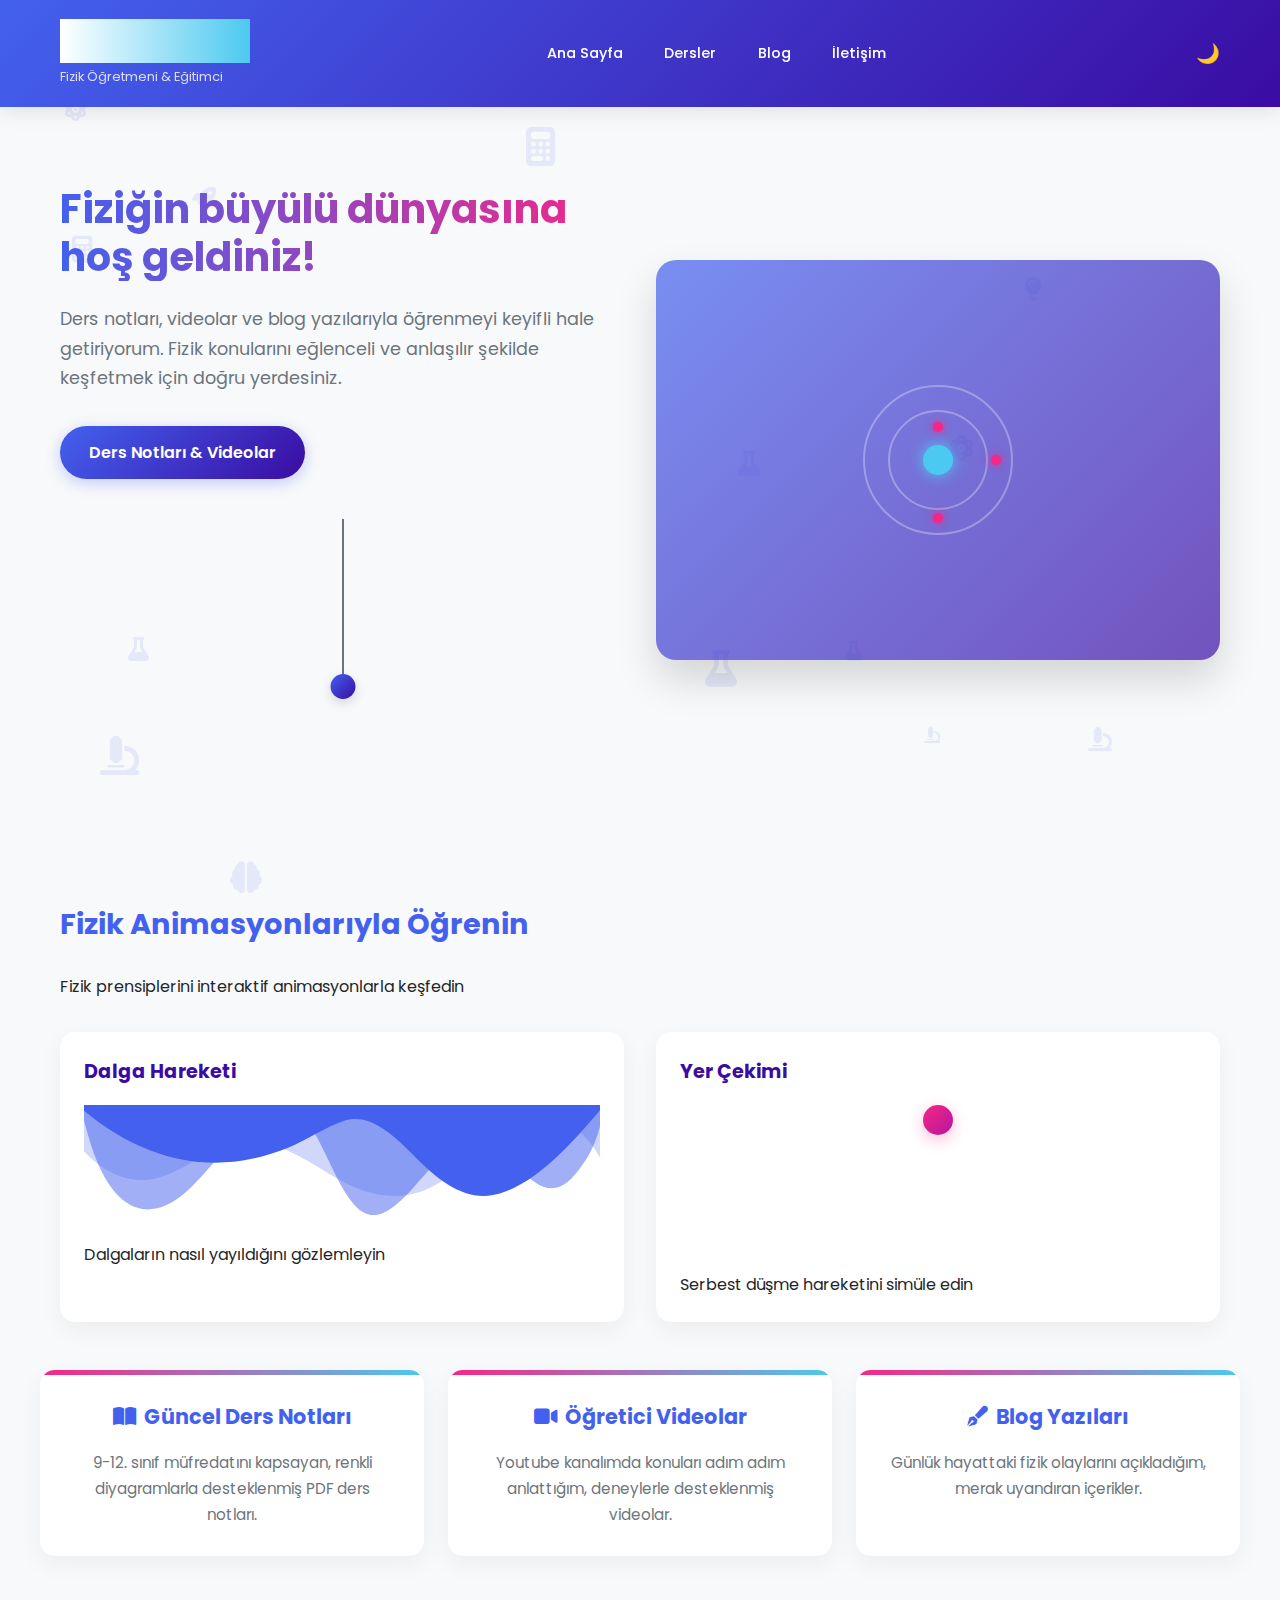
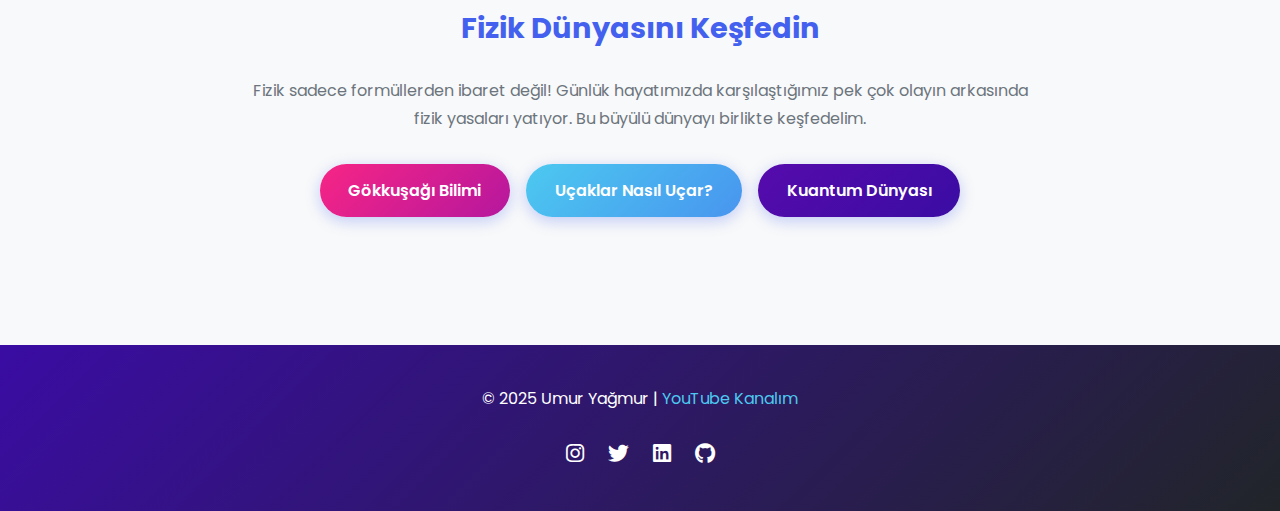
<file: index.html>
<!DOCTYPE html>
<html lang="tr">
<head>
  <meta charset="UTF-8" />
  <meta name="viewport" content="width=device-width, initial-scale=1" />
  <title>Umur Yağmur - Fizik Öğretmeni</title>
  <link rel="stylesheet" href="https://cdnjs.cloudflare.com/ajax/libs/font-awesome/6.4.0/css/all.min.css" />
  <link href="https://fonts.googleapis.com/css2?family=Poppins:wght@300;400;600;700&family=Roboto:wght@400;700&display=swap" rel="stylesheet" />
  <style>
    :root {
      --primary: #4361ee;
      --primary-light: #4cc9f0;
      --secondary: #3a0ca3;
      --accent: #f72585;
      --light: #f8f9fa;
      --dark: #212529;
      --gray: #6c757d;
      --white: #ffffff;
      --dark-bg: #121212;
      --dark-card: #1e1e1e;
    }
    
    * {
      margin: 0;
      padding: 0;
      box-sizing: border-box;
    }
    
    body {
      font-family: 'Poppins', sans-serif;
      line-height: 1.7;
      color: var(--dark);
      background-color: var(--light);
      transition: all 0.5s ease;
      overflow-x: hidden;
    }
    
    body.dark {
      background-color: var(--dark-bg);
      color: var(--light);
    }
    
    .container {
      max-width: 1200px;
      margin: 0 auto;
      padding: 0 20px;
    }
    
    /* Header Styles */
    header {
      background: linear-gradient(135deg, var(--primary), var(--secondary));
      color: var(--white);
      padding: 1.2rem 0;
      position: fixed;
      width: 100%;
      top: 0;
      z-index: 1000;
      box-shadow: 0 4px 20px rgba(0,0,0,0.1);
      animation: slideDown 0.8s ease;
    }
    
    header .container {
      display: flex;
      justify-content: space-between;
      align-items: center;
    }
    
    header h1 {
      font-size: 1.6rem;
      font-weight: 700;
      background: linear-gradient(to right, var(--white), var(--primary-light));
      
      -webkit-text-fill-color: transparent;
    }
    
    .subtitle {
      font-size: 0.8rem;
      opacity: 0.8;
      margin-top: 0.2rem;
    }
    
    /* Navigation */
    nav {
      display: flex;
      gap: 1rem;
    }
    
    nav a {
      color: var(--white);
      text-decoration: none;
      font-weight: 500;
      padding: 0.4rem 0.8rem;
      border-radius: 50px;
      transition: all 0.3s ease;
      position: relative;
      font-size: 0.9rem;
    }
    
    nav a:hover {
      background-color: rgba(255,255,255,0.2);
      transform: translateY(-2px);
    }
    
    nav a::after {
      content: '';
      position: absolute;
      bottom: 0;
      left: 50%;
      width: 0;
      height: 2px;
      background: var(--primary-light);
      transition: all 0.3s ease;
    }
    
    nav a:hover::after {
      width: 70%;
      left: 15%;
    }
    
    /* Theme Toggle */
    .theme-toggle {
      background: transparent;
      border: none;
      color: var(--white);
      font-size: 1.2rem;
      cursor: pointer;
      transition: transform 0.3s ease;
      margin-left: 0.8rem;
    }
    
    .theme-toggle:hover {
      transform: rotate(30deg) scale(1.1);
    }
    
    /* Hero Section */
    .hero {
      display: flex;
      align-items: center;
      min-height: 100vh;
      padding-top: 80px;
      padding-bottom: 60px;
      position: relative;
    }
    
    .hero-text {
      flex: 1;
      padding-right: 2rem;
      animation: fadeInLeft 1s ease;
    }
    
    .hero-text h2 {
      font-size: 2.5rem;
      font-weight: 700;
      margin-bottom: 1.5rem;
      line-height: 1.2;
      background: linear-gradient(to right, var(--primary), var(--accent));
      -webkit-background-clip: text;
      -webkit-text-fill-color: transparent;
    }
    
    .hero-text p {
      font-size: 1.1rem;
      margin-bottom: 2rem;
      color: var(--gray);
      max-width: 600px;
    }
    
    body.dark .hero-text p {
      color: rgba(255,255,255,0.8);
    }
    
    .btn {
      display: inline-block;
      background: linear-gradient(135deg, var(--primary), var(--secondary));
      color: var(--white);
      padding: 0.8rem 1.8rem;
      border-radius: 50px;
      text-decoration: none;
      font-weight: 600;
      transition: all 0.3s ease;
      box-shadow: 0 4px 15px rgba(67, 97, 238, 0.3);
      position: relative;
      overflow: hidden;
    }
    
    .btn:hover {
      transform: translateY(-3px);
      box-shadow: 0 8px 25px rgba(67, 97, 238, 0.4);
    }
    
    .btn::after {
      content: '';
      position: absolute;
      top: -50%;
      left: -50%;
      width: 200%;
      height: 200%;
      background: linear-gradient(
        to bottom right,
        rgba(255, 255, 255, 0.3),
        rgba(255, 255, 255, 0)
      );
      transform: translateX(-100%) rotate(45deg);
      transition: transform 0.6s ease;
    }
    
    .btn:hover::after {
      transform: translateX(100%) rotate(45deg);
    }
    
    /* Hero Animation */
    .hero-animation {
      flex: 1;
      position: relative;
      height: 400px;
      min-height: 300px;
      animation: fadeInRight 1s ease;
    }
    
    .physics-lab {
      position: absolute;
      width: 100%;
      height: 100%;
      background: url('https://images.unsplash.com/photo-1532094349884-543bc11b234d?ixlib=rb-4.0.3&ixid=M3wxMjA3fDB8MHxwaG90by1wYWdlfHx8fGVufDB8fHx8fA%3D%3D&auto=format&fit=crop&w=1470&q=80') center/cover;
      border-radius: 20px;
      overflow: hidden;
      box-shadow: 0 20px 40px rgba(0,0,0,0.15);
    }
    
    .physics-lab::before {
      content: '';
      position: absolute;
      top: 0;
      left: 0;
      width: 100%;
      height: 100%;
      background: linear-gradient(135deg, rgba(67, 97, 238, 0.7), rgba(58, 12, 163, 0.7));
    }
    
    /* Atom Animation */
    .atom-container {
      position: absolute;
      top: 50%;
      left: 50%;
      transform: translate(-50%, -50%);
      width: 180px;
      height: 180px;
    }
    
    .nucleus {
      position: absolute;
      top: 50%;
      left: 50%;
      transform: translate(-50%, -50%);
      width: 30px;
      height: 30px;
      background-color: var(--primary-light);
      border-radius: 50%;
      box-shadow: 0 0 15px var(--primary-light);
      animation: pulse 2s infinite;
    }
    
    .orbit {
      position: absolute;
      border: 2px solid rgba(255,255,255,0.3);
      border-radius: 50%;
    }
    
    .orbit1 {
      width: 100px;
      height: 100px;
      top: 40px;
      left: 40px;
      animation: rotate 15s linear infinite;
    }
    
    .orbit2 {
      width: 150px;
      height: 150px;
      top: 15px;
      left: 15px;
      animation: rotate 20s linear infinite reverse;
    }
    
    .electron {
      position: absolute;
      width: 10px;
      height: 10px;
      background-color: var(--accent);
      border-radius: 50%;
      box-shadow: 0 0 8px var(--accent);
    }
    
    .electron1 {
      top: 10px;
      left: 50%;
      transform: translateX(-50%);
    }
    
    .electron2 {
      bottom: 10px;
      left: 50%;
      transform: translateX(-50%);
    }
    
    .electron3 {
      top: 50%;
      right: 10px;
      transform: translateY(-50%);
    }
    
    /* Features Section */
    .features {
      display: grid;
      grid-template-columns: repeat(auto-fit, minmax(280px, 1fr));
      gap: 1.5rem;
      padding: 3rem 0;
    }
    
    .feature {
      background-color: var(--white);
      padding: 1.8rem;
      border-radius: 15px;
      box-shadow: 0 8px 25px rgba(0,0,0,0.05);
      transition: all 0.4s ease;
      text-align: center;
      position: relative;
      overflow: hidden;
      z-index: 1;
    }
    
    body.dark .feature {
      background-color: var(--dark-card);
      box-shadow: 0 8px 25px rgba(0,0,0,0.2);
    }
    
    .feature:hover {
      transform: translateY(-8px);
      box-shadow: 0 12px 30px rgba(0,0,0,0.1);
    }
    
    body.dark .feature:hover {
      box-shadow: 0 12px 30px rgba(0,0,0,0.3);
    }
    
    .feature::before {
      content: '';
      position: absolute;
      top: 0;
      left: 0;
      width: 100%;
      height: 5px;
      background: linear-gradient(90deg, var(--accent), var(--primary-light));
    }
    
    .feature h3 {
      font-size: 1.3rem;
      margin-bottom: 1rem;
      color: var(--primary);
      display: flex;
      align-items: center;
      justify-content: center;
      gap: 0.5rem;
    }
    
    .feature p {
      color: var(--gray);
      font-size: 0.95rem;
    }
    
    body.dark .feature p {
      color: rgba(255,255,255,0.7);
    }
    
    /* New Animations */
    .floating-icons {
      position: absolute;
      width: 100%;
      height: 100%;
      top: 0;
      left: 0;
      pointer-events: none;
      z-index: -1;
      overflow: hidden;
    }
    
    .floating-icon {
      position: absolute;
      opacity: 0.1;
      color: var(--primary);
      font-size: 1.5rem;
      animation: float 15s linear infinite;
    }
    
    body.dark .floating-icon {
      color: var(--primary-light);
      opacity: 0.08;
    }
    
  
    body.dark .physics-demo {
      background: linear-gradient(135deg, rgba(67,97,238,0.1), rgba(247,37,133,0.1));
    }
    
    .physics-demo h2 {
      font-size: 1.8rem;
      margin-bottom: 1.5rem;
      color: var(--primary);
    }
    
    .demo-container {
      display: flex;
      justify-content: space-around;
      flex-wrap: wrap;
      gap: 2rem;
      margin-top: 2rem;
    }
    
    .demo-box {
      flex: 1;
      min-width: 250px;
      background-color: var(--white);
      border-radius: 15px;
      padding: 1.5rem;
      box-shadow: 0 8px 25px rgba(0,0,0,0.05);
      transition: all 0.3s ease;
      position: relative;
      overflow: hidden;
    }
    
    body.dark .demo-box {
      background-color: var(--dark-card);
      box-shadow: 0 8px 25px rgba(0,0,0,0.2);
    }
    
    .demo-box:hover {
      transform: translateY(-5px);
      box-shadow: 0 12px 30px rgba(0,0,0,0.1);
    }
    
    .demo-title {
      font-size: 1.2rem;
      margin-bottom: 1rem;
      color: var(--secondary);
    }
    
    /* Pendulum Animation */
    .pendulum-container {
      height: 200px;
      position: relative;
      margin: 1rem 0;
    }
    
    .pendulum {
      position: absolute;
      top: 0;
      left: 50%;
      width: 2px;
      height: 180px;
      background-color: var(--gray);
      transform-origin: top center;
      animation: swing 3s ease-in-out infinite alternate;
    }
    
    .pendulum-ball {
      position: absolute;
      bottom: 0;
      left: 50%;
      width: 25px;
      height: 25px;
      background: linear-gradient(135deg, var(--primary), var(--secondary));
      border-radius: 50%;
      transform: translateX(-50%);
      box-shadow: 0 4px 12px rgba(0,0,0,0.15);
    }
    
    /* Wave Animation */
    .wave-container {
      height: 120px;
      position: relative;
      margin: 1rem 0;
      overflow: hidden;
    }
    
    .wave {
      position: absolute;
      bottom: 0;
      left: 0;
      width: 200%;
      height: 100%;
      background: url('data:image/svg+xml;utf8,<svg viewBox="0 0 1200 120" xmlns="http://www.w3.org/2000/svg" preserveAspectRatio="none"><path d="M0,0V46.29c47.79,22.2,103.59,32.17,158,28,70.36-5.37,136.33-33.31,206.8-37.5C438.64,32.43,512.34,53.67,583,72.05c69.27,18,138.3,24.88,209.4,13.08,36.15-6,69.85-17.84,104.45-29.34C989.49,25,1113-14.29,1200,52.47V0Z" fill="%234361ee" opacity=".25"/><path d="M0,0V15.81C13,36.92,27.64,56.86,47.69,72.05,99.41,111.27,165,111,224.58,91.58c31.15-10.15,60.09-26.07,89.67-39.8,40.92-19,84.73-46,130.83-49.67,36.26-2.85,70.9,9.42,98.6,31.56,31.77,25.39,62.32,62,103.63,73,40.44,10.79,81.35-6.69,119.13-24.28s75.16-39,116.92-43.05c59.73-5.85,113.28,22.88,168.9,38.84,30.2,8.66,59,6.17,87.09-7.5,22.43-10.89,48-26.93,60.65-49.24V0Z" fill="%234361ee" opacity=".5"/><path d="M0,0V5.63C149.93,59,314.09,71.32,475.83,42.57c43-7.64,84.23-20.12,127.61-26.46,59-8.63,112.48,12.24,165.56,35.4C827.93,77.22,886,95.24,951.2,90c86.53-7,172.46-45.71,248.8-84.81V0Z" fill="%234361ee"/></svg>') repeat-x;
      background-size: 50% 100%;
      animation: wave 10s linear infinite;
    }
    
    body.dark .wave {
      opacity: 0.7;
    }
    
    /* Gravity Animation */
    .gravity-container {
      height: 150px;
      position: relative;
      margin: 1rem 0;
    }
    
    .gravity-ball {
      position: absolute;
      width: 30px;
      height: 30px;
      background: linear-gradient(135deg, var(--accent), #b5179e);
      border-radius: 50%;
      left: 50%;
      transform: translateX(-50%);
      animation: bounce 2s cubic-bezier(0.28, 0.84, 0.42, 0.96) infinite;
      box-shadow: 0 5px 15px rgba(247, 37, 133, 0.3);
    }
    
    /* Footer */
    footer {
      background: linear-gradient(135deg, var(--secondary), var(--dark));
      color: var(--white);
      text-align: center;
      padding: 2.5rem 0;
      margin-top: 4rem;
    }
    
    footer a {
      color: var(--primary-light);
      text-decoration: none;
      transition: all 0.3s ease;
    }
    
    footer a:hover {
      color: var(--white);
      text-decoration: underline;
    }
    
    .social-links {
      display: flex;
      justify-content: center;
      gap: 1.5rem;
      margin-top: 1.5rem;
    }
    
    .social-links a {
      color: var(--white);
      font-size: 1.3rem;
      transition: all 0.3s ease;
    }
    
    .social-links a:hover {
      transform: translateY(-3px);
      color: var(--primary-light);
    }
    
    /* Animations */
    @keyframes fadeIn {
      from { opacity: 0; }
      to { opacity: 1; }
    }
    
    @keyframes fadeInDown {
      from { opacity: 0; transform: translateY(-20px); }
      to { opacity: 1; transform: translateY(0); }
    }
    
    @keyframes fadeInUp {
      from { opacity: 0; transform: translateY(20px); }
      to { opacity: 1; transform: translateY(0); }
    }
    
    @keyframes fadeInLeft {
      from { opacity: 0; transform: translateX(-20px); }
      to { opacity: 1; transform: translateX(0); }
    }
    
    @keyframes fadeInRight {
      from { opacity: 0; transform: translateX(20px); }
      to { opacity: 1; transform: translateX(0); }
    }
    
    @keyframes pulse {
      0% { transform: translate(-50%, -50%) scale(1); }
      50% { transform: translate(-50%, -50%) scale(1.1); }
      100% { transform: translate(-50%, -50%) scale(1); }
    }
    
    @keyframes rotate {
      from { transform: rotate(0deg); }
      to { transform: rotate(360deg); }
    }
    
    @keyframes swing {
      0% { transform: translateX(-50%) rotate(-20deg); }
      100% { transform: translateX(-50%) rotate(20deg); }
    }
    
    @keyframes bounce {
      0%, 100% { transform: translate(-50%, 0); }
      50% { transform: translate(-50%, 120px); }
    }
    
    @keyframes wave {
      0% { transform: translateX(0); }
      100% { transform: translateX(-50%); }
    }
    
    @keyframes float {
      0% { transform: translate(0, 0) rotate(0deg); opacity: 0; }
      10% { opacity: 0.1; }
      100% { transform: translate(100vw, -100vh) rotate(720deg); opacity: 0; }
    }
    
    @keyframes slideDown {
      from { transform: translateY(-100%); }
      to { transform: translateY(0); }
    }
    
    /* Responsive Design */
    @media (max-width: 992px) {
      .hero {
        flex-direction: column;
        text-align: center;
        padding-top: 100px;
      }
      
      .hero-text {
        padding-right: 0;
        margin-bottom: 3rem;
      }
      
      .hero-text h2 {
        font-size: 2.2rem;
      }
      
      .hero-animation {
        width: 100%;
        height: 300px;
      }
    }
    
    @media (max-width: 768px) {
      header h1 {
        font-size: 1.4rem;
      }
      
      .subtitle {
        font-size: 0.7rem;
      }
      
      nav a {
        font-size: 0.8rem;
        padding: 0.3rem 0.6rem;
      }
      
      .hero-text h2 {
        font-size: 1.8rem;
      }
      
      .hero-text p {
        font-size: 1rem;
      }
      
      .features {
        grid-template-columns: 1fr;
      }
      
      .demo-container {
        flex-direction: column;
      }
    }
  </style>
</head>
<body>
  <header>
    <div class="container">
      <div>
        <h1>Umur Yağmur</h1>
        <p class="subtitle">Fizik Öğretmeni & Eğitimci</p>
      </div>
      <nav>
        <a href="index.html">Ana Sayfa</a>
        <a href="dersler.html">Dersler</a>
        <a href="blog.html">Blog</a>
        <a href="iletisim.html">İletişim</a>
      </nav>
      <button class="theme-toggle" onclick="toggleTheme()">
        <span class="toggle-icon">🌙</span>
      </button>
    </div>
  </header>

  <main>
    <div class="floating-icons">
      <div class="floating-icon" style="top: 10%; left: 5%; animation-delay: 0s;"><i class="fas fa-atom"></i></div>
      <div class="floating-icon" style="top: 20%; left: 15%; animation-delay: 2s;"><i class="fas fa-rocket"></i></div>
      <div class="floating-icon" style="top: 30%; left: 80%; animation-delay: 4s;"><i class="fas fa-lightbulb"></i></div>
      <div class="floating-icon" style="top: 70%; left: 10%; animation-delay: 6s;"><i class="fas fa-flask"></i></div>
      <div class="floating-icon" style="top: 80%; left: 85%; animation-delay: 8s;"><i class="fas fa-microscope"></i></div>
    </div>

    <section class="hero container">
      <div class="hero-text">
        <h2>Fiziğin büyülü dünyasına hoş geldiniz!</h2>
        <p>
          Ders notları, videolar ve blog yazılarıyla öğrenmeyi keyifli hale getiriyorum.  
          Fizik konularını eğlenceli ve anlaşılır şekilde keşfetmek için doğru yerdesiniz.
        </p>
        <a href="dersler.html" class="btn">Ders Notları & Videolar</a>
        
        <div class="pendulum-container" style="margin-top: 2rem;">
          <div class="pendulum">
            <div class="pendulum-ball"></div>
          </div>
        </div>
      </div>
      
      <div class="hero-animation">
        <div class="physics-lab">
          <div class="atom-container">
            <div class="orbit orbit1">
              <div class="electron electron1"></div>
            </div>
            <div class="orbit orbit2">
              <div class="electron electron2"></div>
              <div class="electron electron3"></div>
            </div>
            <div class="nucleus"></div>
          </div>
        </div>
      </div>
    </section>

    <section class="physics-demo container">
      <h2>Fizik Animasyonlarıyla Öğrenin</h2>
      <p>Fizik prensiplerini interaktif animasyonlarla keşfedin</p>
      
      <div class="demo-container">
        <div class="demo-box">
          <h3 class="demo-title">Dalga Hareketi</h3>
          <div class="wave-container">
            <div class="wave"></div>
          </div>
          <p>Dalgaların nasıl yayıldığını gözlemleyin</p>
        </div>
        
        <div class="demo-box">
          <h3 class="demo-title">Yer Çekimi</h3>
          <div class="gravity-container">
            <div class="gravity-ball"></div>
          </div>
          <p>Serbest düşme hareketini simüle edin</p>
        </div>
      </div>
    </section>

    <section class="features container">
      <div class="feature">
        <h3><i class="fas fa-book-open"></i> Güncel Ders Notları</h3>
        <p>9-12. sınıf müfredatını kapsayan, renkli diyagramlarla desteklenmiş PDF ders notları.</p>
      </div>
      <div class="feature">
        <h3><i class="fas fa-video"></i> Öğretici Videolar</h3>
        <p>Youtube kanalımda konuları adım adım anlattığım, deneylerle desteklenmiş videolar.</p>
      </div>
      <div class="feature">
        <h3><i class="fas fa-pen-fancy"></i> Blog Yazıları</h3>
        <p>Günlük hayattaki fizik olaylarını açıkladığım, merak uyandıran içerikler.</p>
      </div>
    </section>
    
    <section class="container" style="padding-bottom: 4rem; text-align: center;">
      <h2 style="font-size: 1.8rem; margin-bottom: 1.5rem; color: var(--primary);">Fizik Dünyasını Keşfedin</h2>
      <p style="max-width: 800px; margin: 0 auto 2rem; color: var(--gray);">
        Fizik sadece formüllerden ibaret değil! Günlük hayatımızda karşılaştığımız pek çok olayın arkasında fizik yasaları yatıyor. 
        Bu büyülü dünyayı birlikte keşfedelim.
      </p>
      <div style="display: flex; justify-content: center; gap: 1rem; flex-wrap: wrap;">
        <a href="blog.html#gokkusagi" class="btn" style="background: linear-gradient(135deg, var(--accent), #b5179e);">Gökkuşağı Bilimi</a>
        <a href="blog.html#ucaklar" class="btn" style="background: linear-gradient(135deg, var(--primary-light), #4895ef);">Uçaklar Nasıl Uçar?</a>
        <a href="blog.html#kuantum" class="btn" style="background: linear-gradient(135deg, #560bad, #3a0ca3);">Kuantum Dünyası</a>
      </div>
    </section>
  </main>

  <footer>
    <div class="container">
      <p>&copy; 2025 Umur Yağmur | <a href="https://www.youtube.com/@yulismayagmur" target="_blank" rel="noopener noreferrer">YouTube Kanalım</a></p>
      <div class="social-links">
        <a href="#"><i class="fab fa-instagram"></i></a>
        <a href="#"><i class="fab fa-twitter"></i></a>
        <a href="#"><i class="fab fa-linkedin"></i></a>
        <a href="#"><i class="fab fa-github"></i></a>
      </div>
    </div>
  </footer>

  <script>
    // Tema değiştirme fonksiyonu
    function toggleTheme() {
      document.body.classList.toggle('dark');
      localStorage.setItem('theme', document.body.classList.contains('dark') ? 'dark' : 'light');
      
      // Tema ikonunu değiştir
      const icon = document.querySelector('.toggle-icon');
      if (document.body.classList.contains('dark')) {
        icon.textContent = '☀️';
      } else {
        icon.textContent = '🌙';
      }
    }

    // Sayfa yüklendiğinde kullanıcı tercihini uygula
    document.addEventListener('DOMContentLoaded', () => {
      const savedTheme = localStorage.getItem('theme');
      if (savedTheme === 'dark') {
        document.body.classList.add('dark');
        document.querySelector('.toggle-icon').textContent = '☀️';
      }
      
      // Scroll animasyonları
      const observer = new IntersectionObserver((entries) => {
        entries.forEach(entry => {
          if (entry.isIntersecting) {
            entry.target.classList.add('animated');
          }
        });
      }, { threshold: 0.1 });

      document.querySelectorAll('.feature, .demo-box').forEach(element => {
        observer.observe(element);
      });
      
      // Floating icons
      createFloatingIcons();
    });
    
    // Daha fazla floating icon oluştur
    function createFloatingIcons() {
      const icons = ['atom', 'rocket', 'lightbulb', 'flask', 'microscope', 'calculator', 'brain', 'chart-line'];
      const container = document.querySelector('.floating-icons');
      
      for (let i = 0; i < 10; i++) {
        const icon = document.createElement('div');
        icon.className = 'floating-icon';
        icon.innerHTML = `<i class="fas fa-${icons[Math.floor(Math.random() * icons.length)]}"></i>`;
        
        // Rastgele pozisyon ve animasyon süresi
        icon.style.left = `${Math.random() * 100}%`;
        icon.style.top = `${Math.random() * 100}%`;
        icon.style.animationDelay = `${Math.random() * 10}s`;
        icon.style.animationDuration = `${15 + Math.random() * 20}s`;
        icon.style.fontSize = `${1 + Math.random() * 1.5}rem`;
        
        container.appendChild(icon);
      }
    }
  </script>
</body>
</html>
</file>
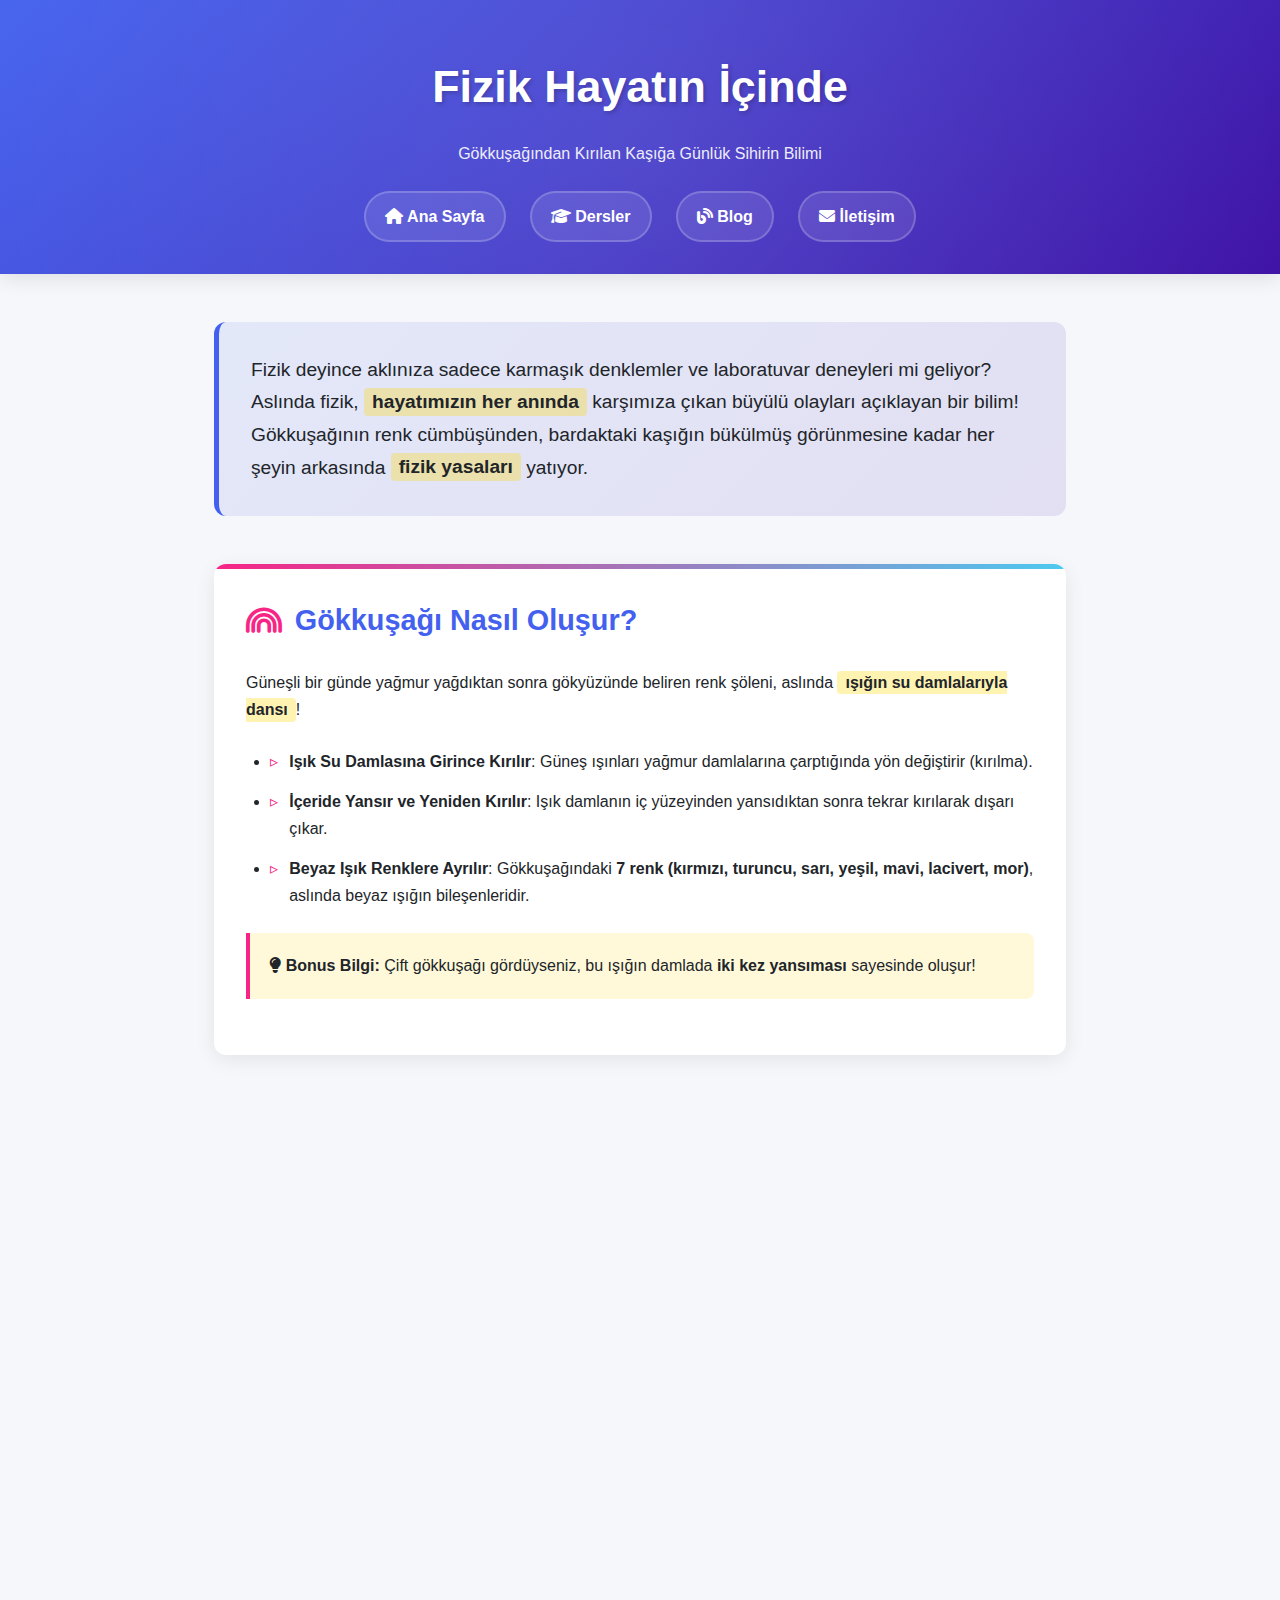
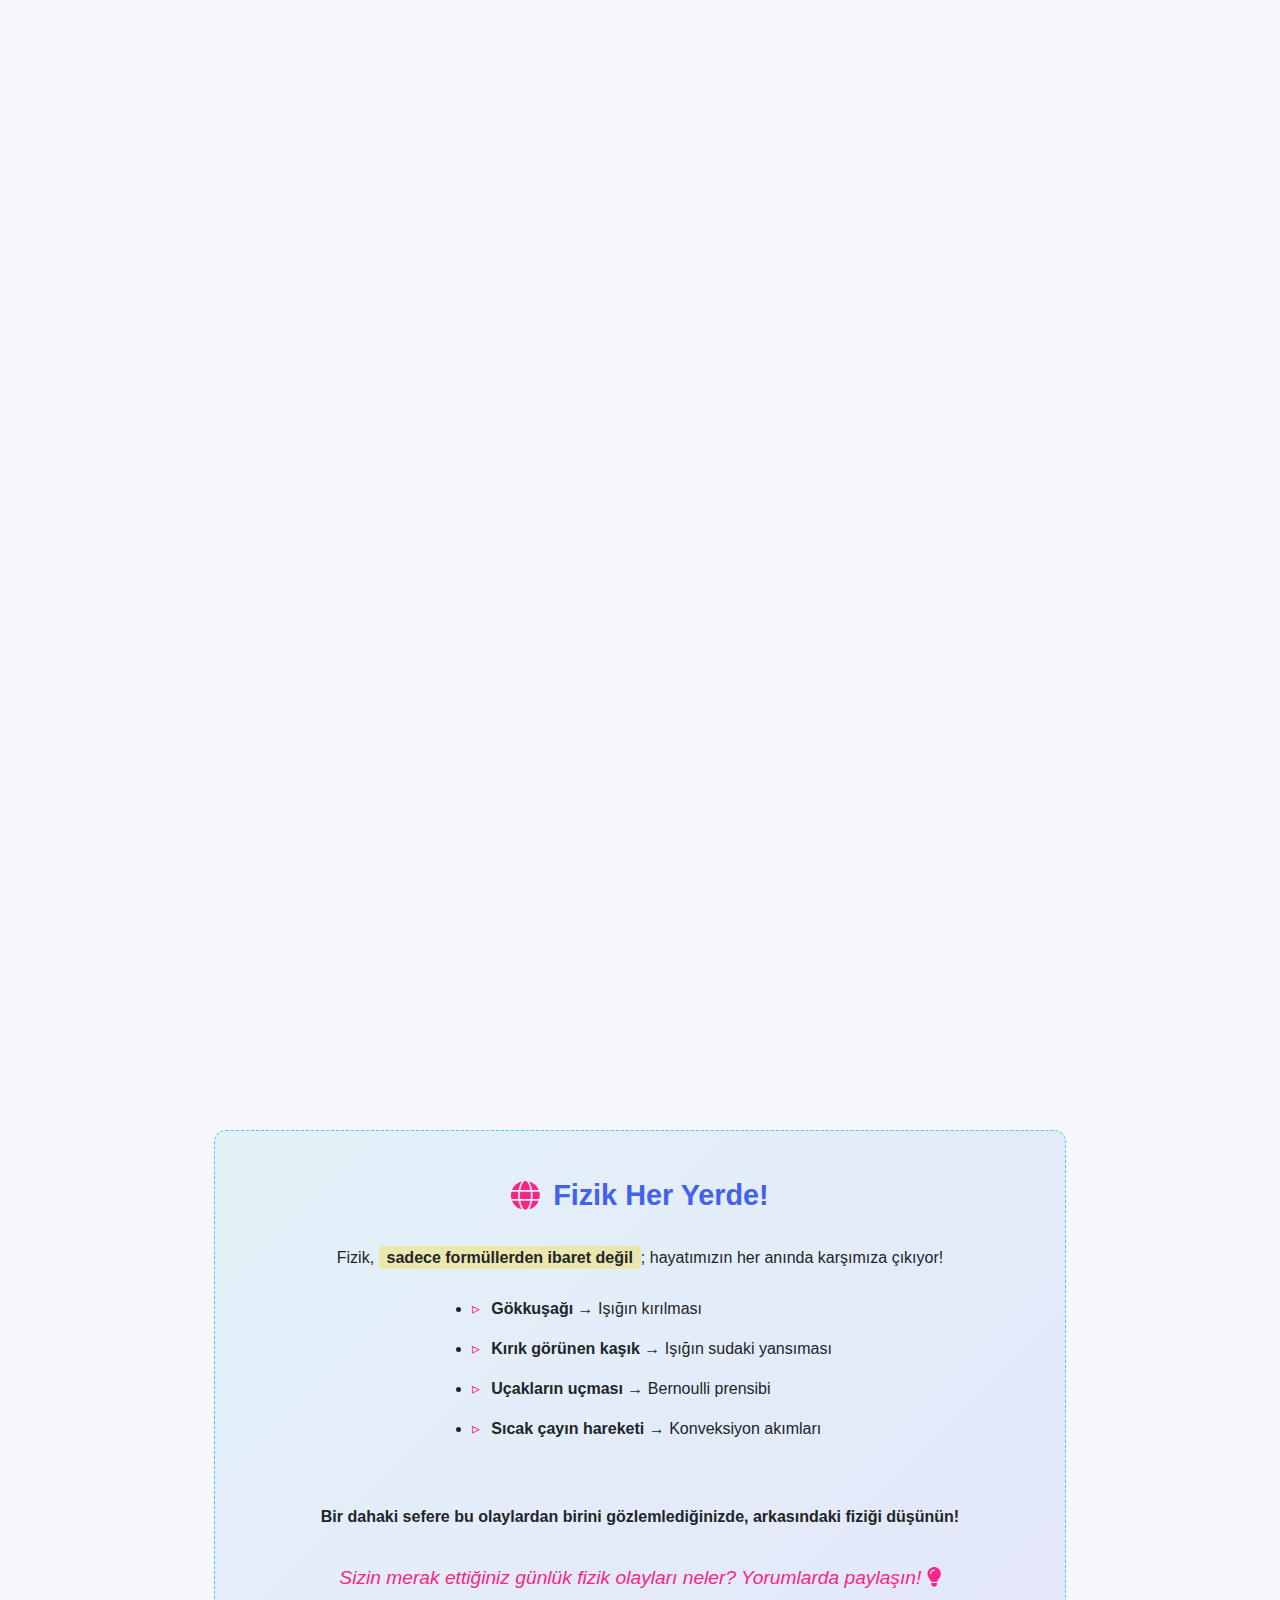
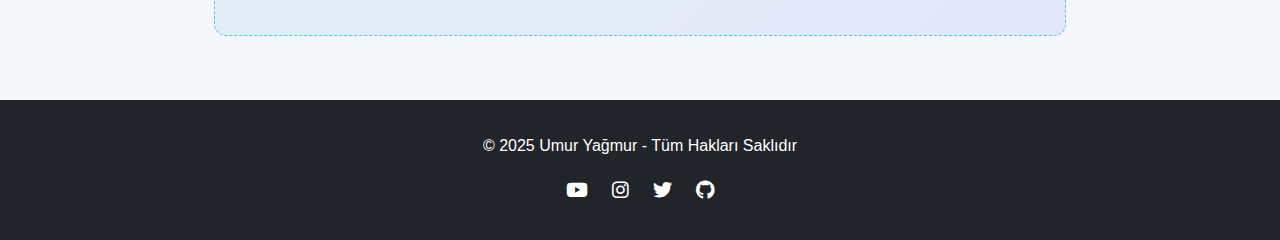
<file: blog.html>
<!DOCTYPE html>
<html lang="tr">
<head>
    <meta charset="UTF-8">
    <meta name="viewport" content="width=device-width, initial-scale=1.0">
    <title>Fizik Hayatın İçinde | Umur Yağmur</title>
    <link rel="stylesheet" href="https://cdnjs.cloudflare.com/ajax/libs/font-awesome/6.4.0/css/all.min.css">
    <style>
        :root {
            --primary: #4361ee;
            --secondary: #3a0ca3;
            --accent: #f72585;
            --light: #f8f9fa;
            --dark: #212529;
            --success: #4cc9f0;
        }
        
        * {
            margin: 0;
            padding: 0;
            box-sizing: border-box;
            font-family: 'Segoe UI', Tahoma, Geneva, Verdana, sans-serif;
        }
        
        body {
            background-color: #f5f7fa;
            color: var(--dark);
            line-height: 1.7;
        }
        
        header {
            background: linear-gradient(135deg, var(--primary), var(--secondary));
            color: white;
            padding: 3rem 0 2rem;
            text-align: center;
            position: relative;
            overflow: hidden;
            box-shadow: 0 4px 20px rgba(0,0,0,0.1);
        }
        
        header::before {
            content: "";
            position: absolute;
            top: -50%;
            left: -50%;
            width: 200%;
            height: 200%;
            background: radial-gradient(circle, rgba(255,255,255,0.1) 0%, transparent 70%);
            animation: pulse 15s infinite linear;
        }
        
        @keyframes pulse {
            0% { transform: rotate(0deg); }
            100% { transform: rotate(360deg); }
        }
        
        h1 {
            font-size: 2.8rem;
            margin-bottom: 1rem;
            position: relative;
            text-shadow: 2px 2px 4px rgba(0,0,0,0.2);
            animation: fadeInDown 1s ease;
        }
        
        nav {
            display: flex;
            justify-content: center;
            gap: 1.5rem;
            flex-wrap: wrap;
            margin-top: 1.5rem;
            position: relative;
            animation: fadeIn 1.2s ease;
        }
        
        nav a {
            color: white;
            text-decoration: none;
            font-weight: 600;
            padding: 0.6rem 1.2rem;
            border-radius: 50px;
            transition: all 0.3s ease;
            background-color: rgba(255,255,255,0.1);
            border: 2px solid rgba(255,255,255,0.2);
        }
        
        nav a:hover {
            background-color: rgba(255,255,255,0.2);
            transform: translateY(-3px);
            box-shadow: 0 5px 15px rgba(0,0,0,0.1);
        }
        
        main {
            max-width: 900px;
            margin: 3rem auto;
            padding: 0 1.5rem;
        }
        
        .intro {
            font-size: 1.2rem;
            background: linear-gradient(135deg, rgba(67,97,238,0.1), rgba(58,12,163,0.1));
            padding: 2rem;
            border-radius: 12px;
            margin-bottom: 3rem;
            border-left: 5px solid var(--primary);
            animation: fadeInUp 0.8s ease;
        }
        
        .content-box {
            background-color: white;
            padding: 2rem;
            border-radius: 12px;
            box-shadow: 0 5px 20px rgba(0,0,0,0.08);
            margin-bottom: 2.5rem;
            transition: transform 0.3s ease, box-shadow 0.3s ease;
            position: relative;
            overflow: hidden;
            animation: fadeIn 0.8s ease forwards;
            opacity: 0;
        }
        
        .content-box:hover {
            transform: translateY(-5px);
            box-shadow: 0 8px 25px rgba(0,0,0,0.12);
        }
        
        .content-box::before {
            content: "";
            position: absolute;
            top: 0;
            left: 0;
            width: 100%;
            height: 5px;
            background: linear-gradient(90deg, var(--accent), var(--success));
        }
        
        h2 {
            color: var(--primary);
            margin: 0 0 1.5rem;
            font-size: 1.8rem;
            display: flex;
            align-items: center;
            gap: 0.8rem;
        }
        
        h2 i {
            color: var(--accent);
        }
        
        ul {
            margin: 1.5rem 0;
            padding-left: 1.5rem;
        }
        
        li {
            margin-bottom: 0.8rem;
            position: relative;
            padding-left: 1.2rem;
        }
        
        li::before {
            content: "▹";
            position: absolute;
            left: 0;
            color: var(--accent);
        }
        
        .bonus {
            background-color: rgba(255,214,0,0.15);
            padding: 1.2rem;
            border-left: 4px solid var(--accent);
            margin: 1.5rem 0;
            border-radius: 0 8px 8px 0;
            animation: pulseLight 2s infinite;
        }
        
        @keyframes pulseLight {
            0% { box-shadow: 0 0 0 0 rgba(247,37,133,0.2); }
            70% { box-shadow: 0 0 0 10px rgba(247,37,133,0); }
            100% { box-shadow: 0 0 0 0 rgba(247,37,133,0); }
        }
        
        .conclusion {
            background: linear-gradient(135deg, rgba(76,201,240,0.1), rgba(67,97,238,0.1));
            padding: 2.5rem;
            border-radius: 12px;
            margin-top: 4rem;
            text-align: center;
            border: 1px dashed var(--success);
            animation: fadeInUp 1s ease;
        }
        
        .conclusion h2 {
            justify-content: center;
            margin-bottom: 1.5rem;
        }
        
        .conclusion ul {
            display: inline-block;
            text-align: left;
            margin: 1.5rem auto;
        }
        
        .highlight {
            background-color: rgba(255,214,0,0.3);
            padding: 0.2rem 0.5rem;
            border-radius: 4px;
            font-weight: 600;
        }
        
        footer {
            background-color: var(--dark);
            color: white;
            text-align: center;
            padding: 2rem 0;
            margin-top: 4rem;
        }
        
        /* Animations */
        @keyframes fadeIn {
            from { opacity: 0; }
            to { opacity: 1; }
        }
        
        @keyframes fadeInUp {
            from { opacity: 0; transform: translateY(20px); }
            to { opacity: 1; transform: translateY(0); }
        }
        
        @keyframes fadeInDown {
            from { opacity: 0; transform: translateY(-20px); }
            to { opacity: 1; transform: translateY(0); }
        }
        
        /* Delay animations for content boxes */
        .content-box:nth-child(1) { animation-delay: 0.2s; }
        .content-box:nth-child(2) { animation-delay: 0.4s; }
        .content-box:nth-child(3) { animation-delay: 0.6s; }
        .content-box:nth-child(4) { animation-delay: 0.8s; }
        .content-box:nth-child(5) { animation-delay: 1s; }
        
        /* Responsive */
        @media (max-width: 768px) {
            h1 {
                font-size: 2.2rem;
            }
            
            .intro, .content-box, .conclusion {
                padding: 1.5rem;
            }
            
            nav {
                gap: 0.8rem;
            }
            
            nav a {
                padding: 0.5rem 1rem;
                font-size: 0.9rem;
            }
        }
    </style>
</head>
<body>
    <header>
        <h1>Fizik Hayatın İçinde</h1>
        <p style="opacity: 0.9; margin-bottom: 1.5rem; animation: fadeIn 1s ease;">Gökkuşağından Kırılan Kaşığa Günlük Sihirin Bilimi</p>
        <nav>
            <a href="index.html"><i class="fas fa-home"></i> Ana Sayfa</a>
            <a href="dersler.html"><i class="fas fa-graduation-cap"></i> Dersler</a>
            <a href="blog.html"><i class="fas fa-blog"></i> Blog</a>
            <a href="iletisim.html"><i class="fas fa-envelope"></i> İletişim</a>
        </nav>
    </header>

    <main>
        <div class="intro">
            Fizik deyince aklınıza sadece karmaşık denklemler ve laboratuvar deneyleri mi geliyor? Aslında fizik, <span class="highlight">hayatımızın her anında</span> karşımıza çıkan büyülü olayları açıklayan bir bilim! Gökkuşağının renk cümbüşünden, bardaktaki kaşığın bükülmüş görünmesine kadar her şeyin arkasında <span class="highlight">fizik yasaları</span> yatıyor.
        </div>

        <div class="content-box">
            <h2><i class="fas fa-rainbow"></i> Gökkuşağı Nasıl Oluşur?</h2>
            <p>Güneşli bir günde yağmur yağdıktan sonra gökyüzünde beliren renk şöleni, aslında <span class="highlight">ışığın su damlalarıyla dansı</span>!</p>
            
            <ul>
                <li><strong>Işık Su Damlasına Girince Kırılır</strong>: Güneş ışınları yağmur damlalarına çarptığında yön değiştirir (kırılma).</li>
                <li><strong>İçeride Yansır ve Yeniden Kırılır</strong>: Işık damlanın iç yüzeyinden yansıdıktan sonra tekrar kırılarak dışarı çıkar.</li>
                <li><strong>Beyaz Işık Renklere Ayrılır</strong>: Gökkuşağındaki <strong>7 renk (kırmızı, turuncu, sarı, yeşil, mavi, lacivert, mor)</strong>, aslında beyaz ışığın bileşenleridir.</li>
            </ul>
            
            <div class="bonus">
                <strong><i class="fas fa-lightbulb"></i> Bonus Bilgi:</strong> Çift gökkuşağı gördüyseniz, bu ışığın damlada <strong>iki kez yansıması</strong> sayesinde oluşur!
            </div>
        </div>

        <div class="content-box">
            <h2><i class="fas fa-utensils"></i> Bardağa Koyduğunuz Kaşık Neden Kırık Görünür?</h2>
            <p>Bir bardak suya kaşık koyduğunuzda, sanki <span class="highlight">kaşık suyun içinde bükülmüş gibi</span> görünür. Bunun sebebi <span class="highlight">ışığın kırılması</span>!</p>
            
            <ul>
                <li><strong>Işık Sudan Havaya Geçerken Yavaşlar</strong>: Su, havadan daha yoğundur, bu yüzden ışık yön değiştirir.</li>
                <li><strong>Gözümüz Yanılır</strong>: Beynimiz ışığın düz bir çizgide geldiğini varsayar, bu yüzden kaşığın su altındaki kısmı <strong>yer değiştirmiş gibi</strong> görünür.</li>
            </ul>
            
            <p style="margin-top: 1.5rem;"><strong><i class="fas fa-flask"></i> Deney Yapın!</strong> Bir kalemi yarısı suda olacak şekilde bardağa koyun ve nasıl "kırıldığını" gözlemleyin.</p>
        </div>

        <div class="content-box">
            <h2><i class="fas fa-mug-hot"></i> Sıcak Çay Neden Bardağın Kenarından Isınır?</h2>
            <p>Sıcak bir çayı bekletirken, bardağın <span class="highlight">kenarlarının daha sıcak</span>, ortasının daha serin olduğunu fark ettiniz mi?</p>
            
            <ul>
                <li><strong>Konveksiyon Akımları</strong>: Sıvılar ısındıkça genleşir ve yükselir. Bu yüzden sıcak su bardağın <strong>kenarlarından yukarı çıkar</strong>, soğuk su ise <strong>dibe çöker</strong>.</li>
                <li><strong>Isı Enerjisi Taşınır</strong>: Bu döngü, çayın eşit şekilde ısınmasını sağlar.</li>
            </ul>
            
            <div style="margin-top: 1.5rem; display: flex; align-items: center; gap: 0.5rem; color: var(--accent);">
                <i class="fas fa-arrow-up" style="animation: bounce 2s infinite;"></i>
                <span>Isınan su yükselirken soğuk su aşağı iner</span>
            </div>
        </div>

        <div class="content-box">
            <h2><i class="fas fa-plane"></i> Uçaklar Nasıl Havada Kalır?</h2>
            <p>Tonlarca ağırlıktaki bir uçak, <span class="highlight">nasıl oluyor da gökyüzünde süzülüyor?</span></p>
            
            <ul>
                <li><strong>Kanatların Özel Tasarımı</strong>: Uçak kanatlarının <strong>üst kısmı daha kavislidir</strong>, bu da havanın üstten daha hızlı akmasını sağlar.</li>
                <li><strong>Bernoulli İlkesi</strong>: Hızlı hareket eden hava, <strong>düşük basınç</strong> oluşturur. Kanadın altındaki yüksek basınç, uçağı <strong>yukarı iter</strong> (kaldırma kuvveti).</li>
            </ul>
            
            <div class="bonus">
                <strong><i class="fas fa-info-circle"></i> Eğlenceli Bilgi:</strong> Uçakların arkasındaki <strong>türbülans</strong>, hava akışının düzensizleşmesiyle oluşur.
            </div>
        </div>

        <div class="content-box">
            <h2><i class="fas fa-water"></i> Ses Neden Suda Daha Hızlı Yayılır?</h2>
            <p>Havada duyduğunuz bir ses, suyun altında <span class="highlight">daha net ve hızlı</span> iletiliyor. Peki neden?</p>
            
            <ul>
                <li><strong>Moleküllerin Yakınlığı</strong>: Su molekülleri, havadakilere göre <strong>daha sıkı dizilidir</strong>. Bu yüzden ses dalgaları daha hızlı iletilir.</li>
                <li><strong>Hız Farkı</strong>: Ses, havada <strong>343 m/s</strong>, suda ise <strong>1.480 m/s</strong> hızla ilerler!</li>
            </ul>
            
            <p style="margin-top: 1.5rem;"><strong><i class="fas fa-submarine"></i> Denizaltılar</strong> bu yüzden su altı iletişimde <strong>özel sonar sistemleri</strong> kullanır.</p>
        </div>

        <div class="conclusion">
            <h2><i class="fas fa-globe"></i> Fizik Her Yerde!</h2>
            <p>Fizik, <span class="highlight">sadece formüllerden ibaret değil</span>; hayatımızın her anında karşımıza çıkıyor!</p>
            
            <ul>
                <li><strong>Gökkuşağı</strong> → Işığın kırılması</li>
                <li><strong>Kırık görünen kaşık</strong> → Işığın sudaki yansıması</li>
                <li><strong>Uçakların uçması</strong> → Bernoulli prensibi</li>
                <li><strong>Sıcak çayın hareketi</strong> → Konveksiyon akımları</li>
            </ul>
            
            <p style="margin-top: 1.5rem; font-weight: 600;">Bir dahaki sefere bu olaylardan birini gözlemlediğinizde, arkasındaki fiziği düşünün!</p>
            
            <p style="font-size: 1.2rem; margin-top: 2rem; color: var(--accent);">
                <em>Sizin merak ettiğiniz günlük fizik olayları neler? Yorumlarda paylaşın!</em> <i class="fas fa-lightbulb" style="color: var(--accent);"></i>
            </p>
        </div>
    </main>

    <footer>
        <p>&copy; 2025 Umur Yağmur - Tüm Hakları Saklıdır</p>
        <div style="display: flex; justify-content: center; gap: 1.5rem; margin-top: 1rem;">
            <a href="#" style="color: white; font-size: 1.2rem;"><i class="fab fa-youtube"></i></a>
            <a href="#" style="color: white; font-size: 1.2rem;"><i class="fab fa-instagram"></i></a>
            <a href="#" style="color: white; font-size: 1.2rem;"><i class="fab fa-twitter"></i></a>
            <a href="#" style="color: white; font-size: 1.2rem;"><i class="fab fa-github"></i></a>
        </div>
    </footer>

    <script>
        // Add bounce animation for fun
        document.addEventListener('DOMContentLoaded', function() {
            const headings = document.querySelectorAll('h2');
            
            headings.forEach(heading => {
                heading.addEventListener('mouseover', function() {
                    this.style.animation = 'bounce 0.5s';
                });
                
                heading.addEventListener('animationend', function() {
                    this.style.animation = '';
                });
            });
            
            // Animate content boxes when they come into view
            const observer = new IntersectionObserver((entries) => {
                entries.forEach(entry => {
                    if (entry.isIntersecting) {
                        entry.target.style.opacity = 1;
                    }
                });
            }, { threshold: 0.1 });
            
            document.querySelectorAll('.content-box').forEach(box => {
                observer.observe(box);
            });
        });
    </script>
</body>
</html>
</file>
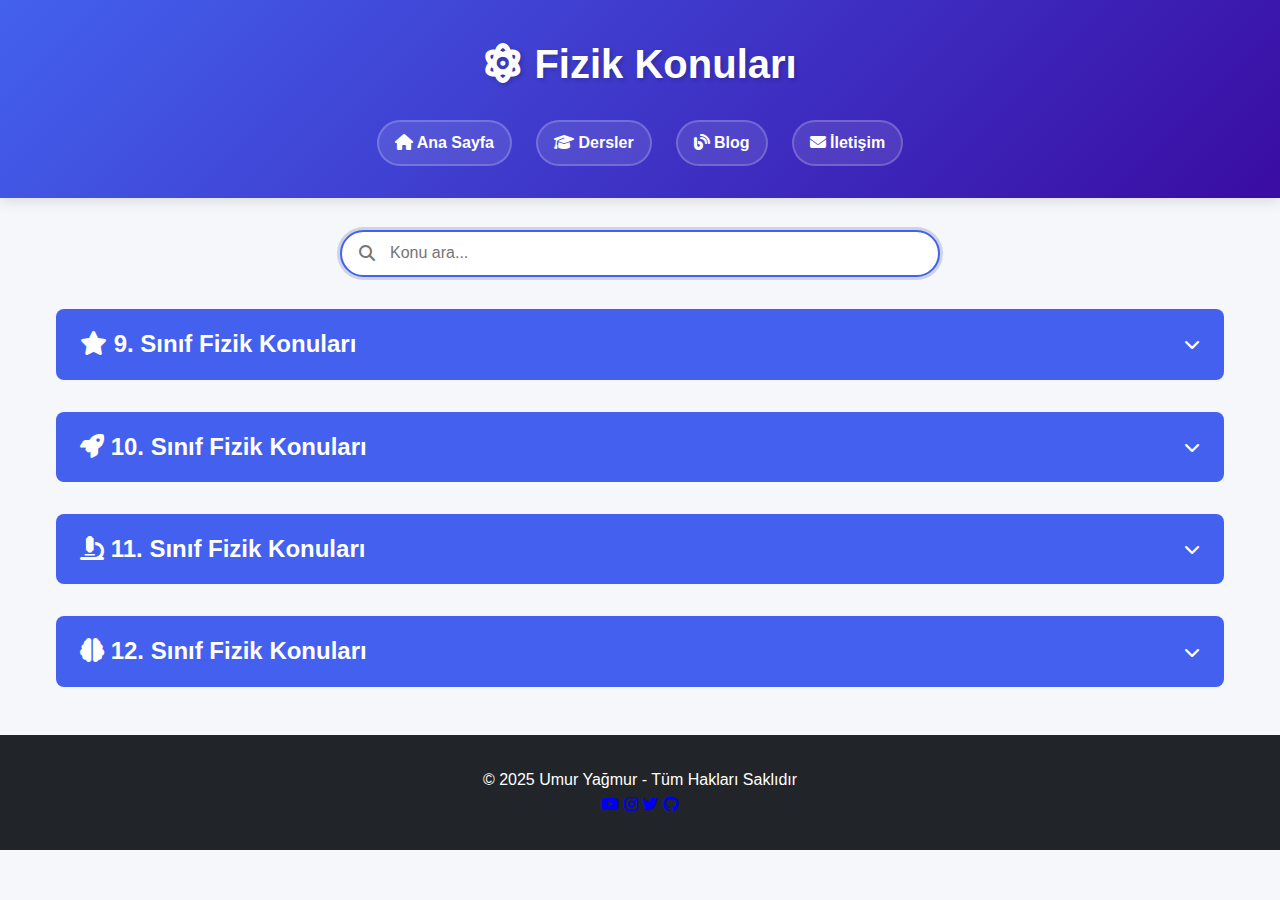
<file: dersler.html>
<!DOCTYPE html>
<html lang="tr">
<head>
    <meta charset="UTF-8">
    <meta name="viewport" content="width=device-width, initial-scale=1.0">
    <title>Fizik Konuları - Umur Yağmur</title>
    <link rel="stylesheet" href="https://cdnjs.cloudflare.com/ajax/libs/font-awesome/6.4.0/css/all.min.css">
    <style>
        :root {
            --primary: #4361ee;
            --secondary: #3a0ca3;
            --accent: #f72585;
            --light: #f8f9fa;
            --dark: #212529;
            --success: #4cc9f0;
        }
        
        * {
            margin: 0;
            padding: 0;
            box-sizing: border-box;
            font-family: 'Segoe UI', Tahoma, Geneva, Verdana, sans-serif;
        }
        
        body {
            background-color: #f5f7fa;
            color: var(--dark);
            line-height: 1.6;
        }
        
        header {
            background: linear-gradient(135deg, var(--primary), var(--secondary));
            color: white;
            padding: 2rem 0;
            text-align: center;
            box-shadow: 0 4px 12px rgba(0,0,0,0.1);
            position: relative;
            overflow: hidden;
        }
        
        h1 {
            font-size: 2.5rem;
            margin-bottom: 1rem;
            position: relative;
            text-shadow: 2px 2px 4px rgba(0,0,0,0.2);
        }
        
        nav {
            display: flex;
            justify-content: center;
            gap: 1.5rem;
            flex-wrap: wrap;
            margin-top: 1.5rem;
            position: relative;
        }
        
        nav a {
            color: white;
            text-decoration: none;
            font-weight: 600;
            padding: 0.5rem 1rem;
            border-radius: 50px;
            transition: all 0.3s ease;
            background-color: rgba(255,255,255,0.1);
            border: 2px solid rgba(255,255,255,0.2);
        }
        
        nav a:hover {
            background-color: rgba(255,255,255,0.2);
            transform: translateY(-3px);
            box-shadow: 0 5px 15px rgba(0,0,0,0.1);
        }
        
        main {
            max-width: 1200px;
            margin: 2rem auto;
            padding: 0 1rem;
        }
        
        .sinif-baslik {
            display: flex;
            align-items: center;
            justify-content: space-between;
            background-color: var(--primary);
            color: white;
            padding: 1rem 1.5rem;
            border-radius: 8px;
            margin: 2rem 0 1rem;
            cursor: pointer;
            transition: all 0.3s ease;
        }
        
        .sinif-baslik:hover {
            background-color: var(--secondary);
            transform: translateY(-2px);
        }
        
        .sinif-baslik h2 {
            margin: 0;
            font-size: 1.5rem;
        }
        
        .sinif-baslik i {
            transition: transform 0.3s ease;
        }
        
        .sinif-baslik.active i {
            transform: rotate(180deg);
        }
        
        .konu-container {
            display: none;
            grid-template-columns: repeat(auto-fill, minmax(300px, 1fr));
            gap: 1.5rem;
            margin-bottom: 2rem;
            animation: fadeIn 0.5s ease;
        }
        
        @keyframes fadeIn {
            from { opacity: 0; transform: translateY(10px); }
            to { opacity: 1; transform: translateY(0); }
        }
        
        .konu-kart {
            background: white;
            border-radius: 10px;
            overflow: hidden;
            box-shadow: 0 5px 15px rgba(0,0,0,0.08);
            transition: all 0.3s ease;
            position: relative;
        }
        
        .konu-kart:hover {
            transform: translateY(-5px);
            box-shadow: 0 8px 25px rgba(0,0,0,0.12);
        }
        
        .konu-kart::before {
            content: "";
            position: absolute;
            top: 0;
            left: 0;
            width: 100%;
            height: 5px;
            background: linear-gradient(90deg, var(--accent), var(--success));
        }
        
        .konu-baslik {
            padding: 1.2rem;
            background-color: white;
        }
        
        .konu-baslik h3 {
            color: var(--dark);
            font-size: 1.2rem;
            margin-bottom: 0.5rem;
            display: flex;
            align-items: center;
            gap: 0.5rem;
        }
        
        .konu-baslik h3 i {
            color: var(--accent);
        }
        
        .alt-konular {
            padding: 0 1.2rem 1.2rem;
        }
        
        .alt-konular ul {
            list-style-type: none;
        }
        
        .alt-konular li {
            padding: 0.4rem 0;
            position: relative;
            padding-left: 1.2rem;
        }
        
        .alt-konular li::before {
            content: "▹";
            position: absolute;
            left: 0;
            color: var(--accent);
        }
        
        footer {
            background-color: var(--dark);
            color: white;
            text-align: center;
            padding: 2rem 0;
            margin-top: 3rem;
        }
        
        .search-container {
            max-width: 600px;
            margin: 2rem auto;
            position: relative;
        }
        
        .search-container input {
            width: 100%;
            padding: 0.8rem 1.2rem;
            border-radius: 50px;
            border: 2px solid #ddd;
            font-size: 1rem;
            transition: all 0.3s ease;
            padding-left: 3rem;
        }
        
        .search-container input:focus {
            outline: none;
            border-color: var(--primary);
            box-shadow: 0 0 0 3px rgba(50, 69, 156, 0.2);
        }
        
        .search-container i {
            position: absolute;
            left: 1.2rem;
            top: 50%;
            transform: translateY(-50%);
            color: #777;
        }
        
        @media (max-width: 768px) {
            .konu-container {
                grid-template-columns: 1fr;
            }
            
            h1 {
                font-size: 2rem;
            }
        }
    </style>
</head>
<body>
    <header>
        <h1><i class="fas fa-atom"></i> Fizik Konuları</h1>
        <nav>
            <a href="index.html"><i class="fas fa-home"></i> Ana Sayfa</a>
            <a href="dersler.html"><i class="fas fa-graduation-cap"></i> Dersler</a>
            <a href="blog.html"><i class="fas fa-blog"></i> Blog</a>
            <a href="iletisim.html"><i class="fas fa-envelope"></i> İletişim</a>
        </nav>
    </header>

    <main>
        <div class="search-container">
            <i class="fas fa-search"></i>
            <input type="text" placeholder="Konu ara...">
        </div>

        <!-- 9. Sınıf Konuları -->
        <div class="sinif-baslik" onclick="toggleKonular('sinif9')">
            <h2><i class="fas fa-star"></i> 9. Sınıf Fizik Konuları</h2>
            <i class="fas fa-chevron-down"></i>
        </div>
        
        <div class="konu-container" id="sinif9">
            <div class="konu-kart">
                <div class="konu-baslik">
                    <h3><i class="fas fa-flask"></i> Fizik Bilimi ve Kariyer Keşfi</h3>
                </div>
                <div class="alt-konular">
                    <ul>
                        <li>Fizik Bilimi Nedir?</li>
                        <li>Fizik Biliminin Alt Dalları</li>
                        <li>Fizik Bilimine Yön Verenler</li>
                        <li>Fizikle İlgili Meslekler</li>
                    </ul>
                </div>
            </div>
            
            <div class="konu-kart">
                <div class="konu-baslik">
                    <h3><i class="fas fa-running"></i> Kuvvet ve Hareket</h3>
                </div>
                <div class="alt-konular">
                    <ul>
                        <li>Temel ve Türetilmiş Nicelikler</li>
                        <li>Vektörler ve Özellikleri</li>
                        <li>Doğadaki Temel Kuvvetler</li>
                        <li>Hareket Türleri</li>
                    </ul>
                </div>
            </div>
            
            <div class="konu-kart">
                <div class="konu-baslik">
                    <h3><i class="fas fa-tint"></i> Akışkanlar</h3>
                </div>
                <div class="alt-konular">
                    <ul>
                        <li>Basınç ve Özellikleri</li>
                        <li>Sıvı Basıncı Uygulamaları</li>
                        <li>Arşimet Prensibi</li>
                        <li>Bernoulli İlkesi</li>
                    </ul>
                </div>
            </div>
            
            <div class="konu-kart">
                <div class="konu-baslik">
                    <h3><i class="fas fa-bolt"></i> Enerji</h3>
                </div>
                <div class="alt-konular">
                    <ul>
                        <li>Isı ve Sıcaklık</li>
                        <li>Hal Değişimleri</li>
                        <li>Isıl Denge</li>
                        <li>Isı Aktarım Yolları</li>
                    </ul>
                </div>
            </div>
        </div>

        <!-- 10. Sınıf Konuları -->
        <div class="sinif-baslik" onclick="toggleKonular('sinif10')">
            <h2><i class="fas fa-rocket"></i> 10. Sınıf Fizik Konuları</h2>
            <i class="fas fa-chevron-down"></i>
        </div>
        
        <div class="konu-container" id="sinif10">
            <div class="konu-kart">
                <div class="konu-baslik">
                    <h3><i class="fas fa-running"></i> Kuvvet ve Hareket</h3>
                </div>
                <div class="alt-konular">
                    <ul>
                        <li>Sabit Hızlı Hareket</li>
                        <li>İvme ve Hız Değişimi</li>
                        <li>Serbest Düşme</li>
                        <li>İki Boyutta Hareket</li>
                    </ul>
                </div>
            </div>
            
            <div class="konu-kart">
                <div class="konu-baslik">
                    <h3><i class="fas fa-bolt"></i> Enerji</h3>
                </div>
                <div class="alt-konular">
                    <ul>
                        <li>İş, Enerji ve Güç</li>
                        <li>Mekanik Enerji</li>
                        <li>Enerji Kaynakları</li>
                        <li>Enerji Dönüşümleri</li>
                    </ul>
                </div>
            </div>
            
            <div class="konu-kart">
                <div class="konu-baslik">
                    <h3><i class="fas fa-bolt"></i> Elektrik</h3>
                </div>
                <div class="alt-konular">
                    <ul>
                        <li>Ohm Yasası</li>
                        <li>Dirençlerin Bağlanması</li>
                        <li>Elektrik Akımının Tehlikeleri</li>
                        <li>Topraklamanın Önemi</li>
                    </ul>
                </div>
            </div>
            
            <div class="konu-kart">
                <div class="konu-baslik">
                    <h3><i class="fas fa-wave-square"></i> Dalgalar</h3>
                </div>
                <div class="alt-konular">
                    <ul>
                        <li>Dalga Temel Kavramlar</li>
                        <li>Su Dalgalarında Yansıma</li>
                        <li>Elektromanyetik Dalgalar</li>
                        <li>Rezonans ve Deprem</li>
                    </ul>
                </div>
            </div>
        </div>

        <!-- 11. Sınıf Konuları -->
        <div class="sinif-baslik" onclick="toggleKonular('sinif11')">
            <h2><i class="fas fa-microscope"></i> 11. Sınıf Fizik Konuları</h2>
            <i class="fas fa-chevron-down"></i>
        </div>
        
        <div class="konu-container" id="sinif11">
            <div class="konu-kart">
                <div class="konu-baslik">
                    <h3><i class="fas fa-running"></i> Kuvvet ve Hareket</h3>
                </div>
                <div class="alt-konular">
                    <ul>
                        <li>Bağıl Hareket</li>
                        <li>Newton'un Hareket Yasaları</li>
                        <li>Enerji ve Hareket</li>
                        <li>İtme ve Momentum</li>
                    </ul>
                </div>
            </div>
            
            <div class="konu-kart">
                <div class="konu-baslik">
                    <h3><i class="fas fa-bolt"></i> Elektrik ve Manyetizma</h3>
                </div>
                <div class="alt-konular">
                    <ul>
                        <li>Elektriksel Kuvvet ve Alan</li>
                        <li>Manyetizma</li>
                        <li>Alternatif Akım</li>
                        <li>Transformatörler</li>
                    </ul>
                </div>
            </div>
            
            <div class="konu-kart">
                <div class="konu-baslik">
                    <h3><i class="fas fa-atom"></i> Madde ve Doğası</h3>
                </div>
                <div class="alt-konular">
                    <ul>
                        <li>Atom Modelleri</li>
                        <li>Radyoaktivite</li>
                        <li>Modern Fizik</li>
                        <li>Nükleer Enerji</li>
                    </ul>
                </div>
            </div>
            
            <div class="konu-kart">
                <div class="konu-baslik">
                    <h3><i class="fas fa-lightbulb"></i> Optik</h3>
                </div>
                <div class="alt-konular">
                    <ul>
                        <li>Işık ve Aydınlanma</li>
                        <li>Yansıma ve Kırılma</li>
                        <li>Mercekler</li>
                        <li>Renk Olayları</li>
                    </ul>
                </div>
            </div>
        </div>

        <!-- 12. Sınıf Konuları -->
        <div class="sinif-baslik" onclick="toggleKonular('sinif12')">
            <h2><i class="fas fa-brain"></i> 12. Sınıf Fizik Konuları</h2>
            <i class="fas fa-chevron-down"></i>
        </div>
        
        <div class="konu-container" id="sinif12">
            <div class="konu-kart">
                <div class="konu-baslik">
                    <h3><i class="fas fa-running"></i> Kuvvet ve Hareket</h3>
                </div>
                <div class="alt-konular">
                    <ul>
                        <li>Tork ve Denge</li>
                        <li>İtme ve Momentum</li>
                        <li>Açısal Momentum</li>
                        <li>Eylemsizlik Momenti</li>
                    </ul>
                </div>
            </div>
            
            <div class="konu-kart">
                <div class="konu-baslik">
                    <h3><i class="fas fa-bolt"></i> Enerji</h3>
                </div>
                <div class="alt-konular">
                    <ul>
                        <li>Hooke Yasası</li>
                        <li>Esneklik Potansiyel Enerjisi</li>
                        <li>Enerjinin Korunumu</li>
                        <li>Sistem Verimi</li>
                    </ul>
                </div>
            </div>
            
            <div class="konu-kart">
                <div class="konu-baslik">
                    <h3><i class="fas fa-wave-square"></i> Dalgalar</h3>
                </div>
                <div class="alt-konular">
                    <ul>
                        <li>Kırınım ve Girişim</li>
                        <li>Elektromanyetik Dalgalar</li>
                        <li>Işık Teorileri</li>
                        <li>Dalga Cihazları</li>
                    </ul>
                </div>
            </div>
            
            <div class="konu-kart">
                <div class="konu-baslik">
                    <h3><i class="fas fa-atom"></i> Madde ve Doğası</h3>
                </div>
                <div class="alt-konular">
                    <ul>
                        <li>Modern Fizik</li>
                        <li>Fotoelektrik Etki</li>
                        <li>Standart Model</li>
                        <li>Nükleer Enerji</li>
                    </ul>
                </div>
            </div>
        </div>
    </main>

    <footer>
        <p>&copy; 2025 Umur Yağmur - Tüm Hakları Saklıdır</p>
        <div class="social-links">
            <a href="#"><i class="fab fa-youtube"></i></a>
            <a href="#"><i class="fab fa-instagram"></i></a>
            <a href="#"><i class="fab fa-twitter"></i></a>
            <a href="#"><i class="fab fa-github"></i></a>
        </div>
    </footer>

    <script>
        function toggleKonular(sinifId) {
            const container = document.getElementById(sinifId);
            const baslik = container.previousElementSibling;
            
            if (container.style.display === "grid") {
                container.style.display = "none";
                baslik.classList.remove("active");
            } else {
                container.style.display = "grid";
                baslik.classList.add("active");
            }
        }
        
        // Sayfa yüklendiğinde arama kutusuna odaklan
        document.addEventListener('DOMContentLoaded', function() {
            document.querySelector('.search-container input').focus();
            
            // Arama fonksiyonu
            document.querySelector('.search-container input').addEventListener('input', function(e) {
                const searchTerm = e.target.value.toLowerCase();
                const allKonular = document.querySelectorAll('.konu-kart');
                
                allKonular.forEach(konu => {
                    const konuText = konu.textContent.toLowerCase();
                    if (konuText.includes(searchTerm)) {
                        konu.style.display = "block";
                    } else {
                        konu.style.display = "none";
                    }
                });
            });
        });
    </script>
</body>
</html>
</file>
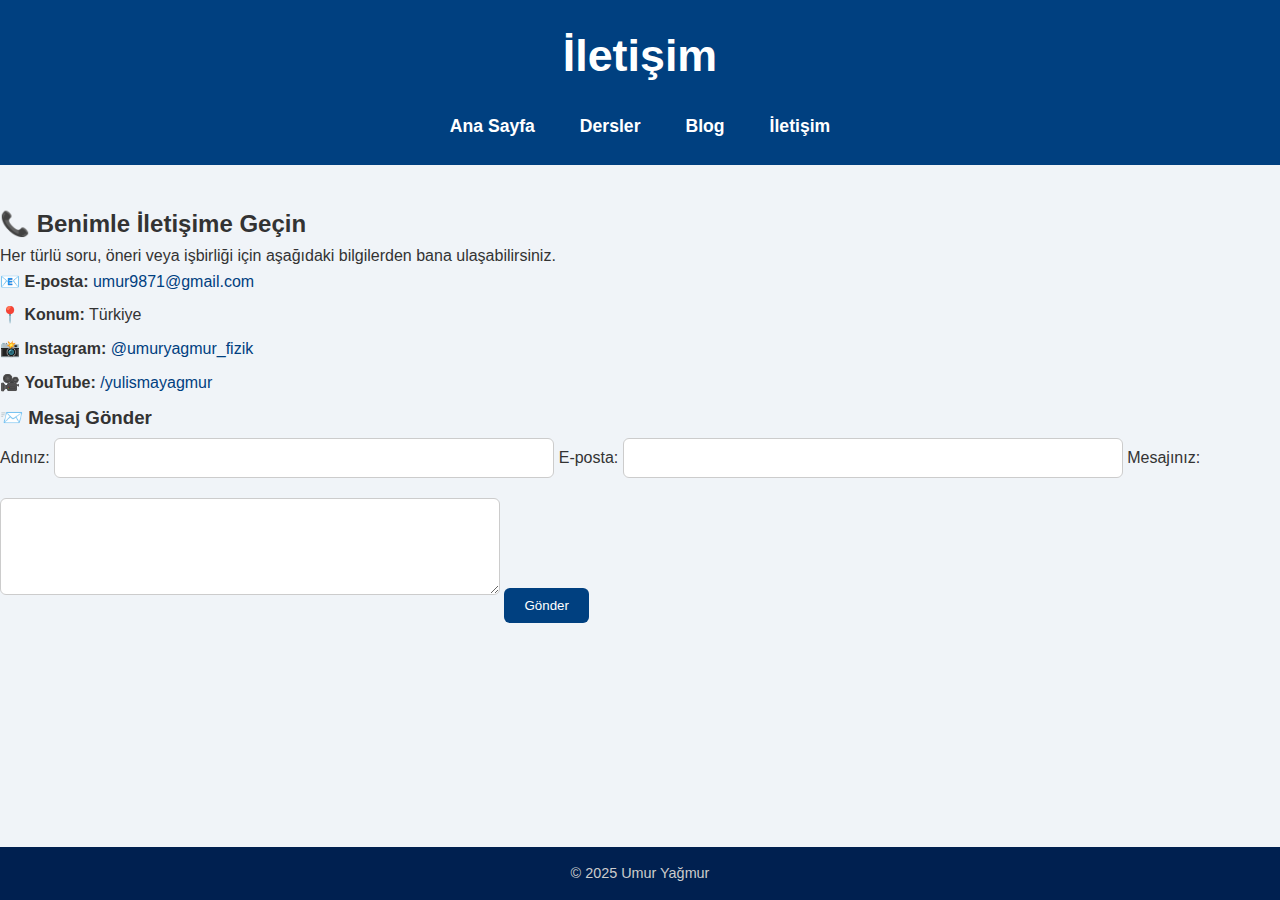
<file: iletisim.html>
<!DOCTYPE html>
<html lang="tr">
<head>
  <meta charset="UTF-8" />
  <title>İletişim - Umur Yağmur</title>
  <link rel="stylesheet" href="style.css" />
  <style>
    form input, form textarea {
      width: 100%;
      max-width: 500px;
      padding: 10px;
      margin-top: 5px;
      margin-bottom: 15px;
      border: 1px solid #ccc;
      border-radius: 6px;
      font-size: 1em;
    }

    form button {
      padding: 10px 20px;
      background-color: #004080;
      color: white;
      border: none;
      border-radius: 6px;
      cursor: pointer;
    }

    form button:hover {
      background-color: #0060c0;
    }

    ul li {
      margin-bottom: 8px;
    }

    a {
      color: #004080;
      text-decoration: none;
    }

    a:hover {
      text-decoration: underline;
    }
  </style>
</head>
<body>
  <header>
    <h1>İletişim</h1>
    <nav>
      <a href="index.html">Ana Sayfa</a>
      <a href="dersler.html">Dersler</a>
      <a href="blog.html">Blog</a>
      <a href="iletisim.html">İletişim</a>
    </nav>
  </header>

  <main>
    <h2>📞 Benimle İletişime Geçin</h2>
    <p>Her türlü soru, öneri veya işbirliği için aşağıdaki bilgilerden bana ulaşabilirsiniz.</p>

    <ul>
      <li>📧 <strong>E-posta:</strong> <a href="mailto:umur9871@gmail.com">umur9871@gmail.com</a></li>
      <li>📍 <strong>Konum:</strong> Türkiye</li>
      <li>📸 <strong>Instagram:</strong> <a href="https://instagram.com/umuryagmur_fizik" target="_blank">@umuryagmur_fizik</a></li>
      <li>🎥 <strong>YouTube:</strong> <a href="https://www.youtube.com/@yulismayagmur" target="_blank">/yulismayagmur</a></li>
    </ul>

    <h3>📨 Mesaj Gönder</h3>
    <form action="https://formspree.io/f/manorany" method="POST">
      <label for="isim">Adınız:</label>
      <input type="text" id="isim" name="isim" required>

      <label for="email">E-posta:</label>
      <input type="email" id="email" name="email" required>

      <label for="mesaj">Mesajınız:</label>
      <textarea id="mesaj" name="mesaj" rows="5" required></textarea>

      <button type="submit">Gönder</button>
    </form>
  </main>

  <footer>
    <p>&copy; 2025 Umur Yağmur</p>
  </footer>
  <!-- </body> kapanış etiketinden HEMEN ÖNCE ekle -->
<script>
  // Tema anahtarı: localStorage'da saklanır.
  const toggleTheme = () => {
    document.body.classList.toggle('dark');
    localStorage.setItem('theme', document.body.classList.contains('dark') ? 'dark' : 'light');
  };
  // Sayfa her yüklendiğinde kullanıcı tercihini uygula
  window.addEventListener('DOMContentLoaded', () => {
    if (localStorage.getItem('theme') === 'dark') document.body.classList.add('dark');
  });
</script>

</body>
</html>
</file>
<file: style.css>
/* Genel Ayarlar */
* {
  margin: 0;
  padding: 0;
  box-sizing: border-box;
}

body {
  font-family: 'Roboto', sans-serif;
  background: #f0f4f8;
  color: #333;
  line-height: 1.6;
  min-height: 100vh;
  display: flex;
  flex-direction: column;
}

/* Container */
.container {
  width: 90%;
  max-width: 1100px;
  margin: 0 auto;
}

/* Header */
header {
  background-color: #004080;
  color: white;
  padding: 20px 0;
}

header h1 {
  font-size: 2.8rem;
  text-align: center;
}

header .subtitle {
  text-align: center;
  font-size: 1.2rem;
  font-weight: 400;
  margin-top: 5px;
  opacity: 0.8;
}

nav {
  margin-top: 15px;
  display: flex;
  justify-content: center;
  gap: 25px;
}

nav a {
  color: white;
  font-weight: 600;
  text-decoration: none;
  font-size: 1.1rem;
  padding: 5px 10px;
  border-radius: 4px;
  transition: background-color 0.3s ease;
}

nav a:hover, nav a.active {
  background-color: #0070ff;
}

/* Ana Bölüm */
main {
  flex-grow: 1;
  padding: 40px 0;
}

/* Hero Bölümü */
.hero {
  display: flex;
  flex-wrap: wrap;
  align-items: center;
  gap: 40px;
  margin-bottom: 60px;
}

.hero-text {
  flex: 1 1 400px;
}

.hero-text h2 {
  font-size: 2.5rem;
  margin-bottom: 20px;
  color: #004080;
}

.hero-text p {
  font-size: 1.1rem;
  margin-bottom: 25px;
  color: #555;
}

.btn {
  background-color: #004080;
  color: white;
  padding: 12px 25px;
  font-size: 1.1rem;
  border: none;
  border-radius: 6px;
  cursor: pointer;
  text-decoration: none;
  display: inline-block;
  transition: background-color 0.3s ease;
}

.btn:hover {
  background-color: #0070ff;
}

/* Atom Animasyonu */

.atom-animation {
  position: relative;
  width: 180px;
  height: 180px;
  margin: 0 auto;
}

/* Çekirdek */
.nucleus {
  width: 40px;
  height: 40px;
  background: #004080;
  border-radius: 50%;
  position: absolute;
  top: 50%;
  left: 50%;
  transform: translate(-50%, -50%);
  box-shadow: 0 0 10px #0070ff88;
}

/* Elektronlar */
.electron {
  width: 15px;
  height: 15px;
  background: #0070ff;
  border-radius: 50%;
  position: absolute;
  top: 50%;
  left: 50%;
  transform-origin: -70px 0;
  animation-timing-function: linear;
  box-shadow: 0 0 6px #00aaffcc;
}

.electron1 {
  animation: spin 4s linear infinite;
  transform-origin: -70px 0;
}

.electron2 {
  animation: spin 6s linear infinite;
  transform-origin: -50px 0;
  animation-delay: 1.5s;
}

.electron3 {
  animation: spin 8s linear infinite;
  transform-origin: -90px 0;
  animation-delay: 0.7s;
}

@keyframes spin {
  from {
    transform: rotate(0deg) translateX(70px) rotate(0deg);
  }
  to {
    transform: rotate(360deg) translateX(70px) rotate(-360deg);
  }
}

/* Özellikler Bölümü */
.features {
  display: flex;
  justify-content: space-between;
  flex-wrap: wrap;
  gap: 30px;
  max-width: 1100px;
  margin: 0 auto;
}

.feature {
  background: white;
  flex: 1 1 300px;
  padding: 25px 20px;
  border-radius: 10px;
  box-shadow: 0 4px 14px rgb(0 0 0 / 0.1);
  text-align: center;
  transition: transform 0.3s ease;
}

.feature:hover {
  transform: translateY(-8px);
}

.feature h3 {
  font-size: 1.4rem;
  color: #004080;
  margin-bottom: 15px;
}

.feature p {
  font-size: 1rem;
  color: #444;
}

/* Footer */
footer {
  background-color: #002050;
  color: #ccc;
  text-align: center;
  padding: 15px 10px;
  font-size: 0.9rem;
}

footer a {
  color: #66aaff;
  text-decoration: none;
}

footer a:hover {
  text-decoration: underline;
}

/* Responsive */
@media (max-width: 768px) {
  .hero {
    flex-direction: column;
  }

  .features {
    flex-direction: column;
  }
}
</file>
